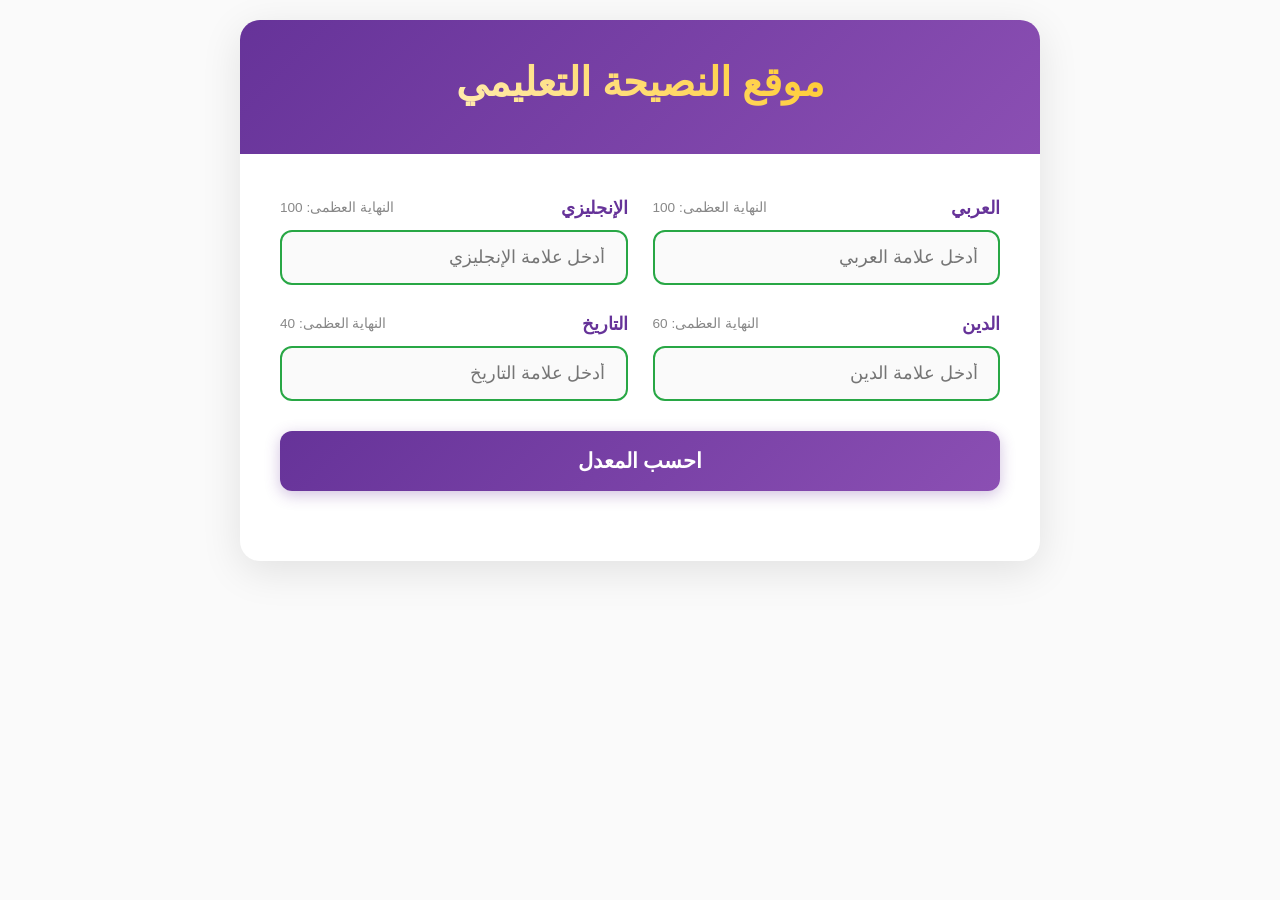
<file: index.html>
<!DOCTYPE html>
<html lang="ar" dir="rtl">
<head>
    <meta charset="UTF-8">
    <meta name="viewport" content="width=device-width, initial-scale=1.0">
    <title>موقع النصيحة التعليمي</title>
    <style>
        * {
            margin: 0;
            padding: 0;
            box-sizing: border-box;
        }

        body {
            font-family: 'Arial', sans-serif;
            background-color: #fafafa;
            color: #333;
            line-height: 1.6;
            padding: 20px;
        }

        .container {
            max-width: 800px;
            margin: 0 auto;
            background: white;
            border-radius: 20px;
            box-shadow: 0 10px 40px rgba(0, 0, 0, 0.1);
            overflow: hidden;
            position: relative;
        }

        .header {
            background: linear-gradient(135deg, #663399, #8B4FB3);
            color: white;
            padding: 30px;
            text-align: center;
            position: relative;
        }

        .header h1 {
            font-size: 2.5rem;
            margin-bottom: 10px;
            font-weight: bold;
            background: linear-gradient(45deg, #ffffff, #FFC107, #ffffff);
            background-size: 200% 200%;
            -webkit-background-clip: text;
            -webkit-text-fill-color: transparent;
            background-clip: text;
            animation: textGradient 3s ease-in-out infinite alternate;
        }

        @keyframes textGradient {
            0% {
                background-position: 0% 50%;
            }
            100% {
                background-position: 100% 50%;
            }
        }

        .header p {
            font-size: 1.1rem;
            opacity: 0.9;
        }

        .form-container {
            padding: 40px;
        }

        .form-grid {
            display: grid;
            grid-template-columns: repeat(auto-fit, minmax(280px, 1fr));
            gap: 25px;
            margin-bottom: 30px;
        }

        .form-group {
            position: relative;
        }

        .form-group label {
            display: flex;
            align-items: center;
            justify-content: space-between;
            margin-bottom: 8px;
            font-weight: bold;
            color: #663399;
            font-size: 1.1rem;
        }

        .grade-info {
            font-size: 0.85rem;
            color: #888;
            font-weight: normal;
        }

        .form-group input {
            width: 100%;
            padding: 15px 20px;
            border: 2px solid #e0e0e0;
            border-radius: 12px;
            font-size: 1.1rem;
            transition: all 0.3s ease;
            background: #fafafa;
        }

        .form-group input:focus {
            outline: none;
            border-color: #663399;
            background: white;
            box-shadow: 0 0 0 3px rgba(102, 51, 153, 0.1);
            animation: inputFocus 0.5s ease;
        }

        @keyframes inputFocus {
            0% {
                transform: scale(1);
            }
            50% {
                transform: scale(1.02);
            }
            100% {
                transform: scale(1);
            }
        }

        .form-group input:valid {
            border-color: #28a745;
        }

        .calculate-btn {
            width: 100%;
            padding: 18px;
            background: linear-gradient(135deg, #663399, #8B4FB3, #FFC107);
            background-size: 200% 200%;
            color: white;
            border: none;
            border-radius: 12px;
            font-size: 1.3rem;
            font-weight: bold;
            cursor: pointer;
            transition: all 0.3s ease;
            margin-bottom: 30px;
            box-shadow: 0 4px 15px rgba(102, 51, 153, 0.3);
            animation: buttonGlow 3s ease-in-out infinite alternate;
        }

        @keyframes buttonGlow {
            0% {
                background-position: 0% 50%;
                box-shadow: 0 4px 15px rgba(102, 51, 153, 0.3);
            }
            100% {
                background-position: 100% 50%;
                box-shadow: 0 6px 25px rgba(255, 193, 7, 0.4);
            }
        }

        .calculate-btn:hover {
            transform: translateY(-2px);
            box-shadow: 0 6px 25px rgba(102, 51, 153, 0.4);
        }

        .calculate-btn:active {
            transform: translateY(0);
        }

        .results {
            display: none;
            background: linear-gradient(135deg, #f8f9fa, #e9ecef);
            border-radius: 15px;
            padding: 30px;
            border: 2px solid #e0e0e0;
        }

        .results.show {
            display: block;
            animation: slideUp 0.5s ease;
        }

        @keyframes slideUp {
            from {
                opacity: 0;
                transform: translateY(20px);
            }
            to {
                opacity: 1;
                transform: translateY(0);
            }
        }

        .results h2 {
            color: #663399;
            margin-bottom: 20px;
            font-size: 1.8rem;
            text-align: center;
        }

        .result-grid {
            display: grid;
            grid-template-columns: repeat(auto-fit, minmax(200px, 1fr));
            gap: 20px;
        }

        .result-card {
            background: white;
            padding: 20px;
            border-radius: 12px;
            text-align: center;
            box-shadow: 0 4px 15px rgba(0, 0, 0, 0.1);
            border: 2px solid transparent;
            transition: all 0.3s ease;
            animation: cardFloat 4s ease-in-out infinite alternate;
        }

        @keyframes cardFloat {
            0% {
                transform: translateY(0px) scale(1);
                box-shadow: 0 4px 15px rgba(0, 0, 0, 0.1);
            }
            100% {
                transform: translateY(-5px) scale(1.02);
                box-shadow: 0 8px 25px rgba(102, 51, 153, 0.2);
            }
        }

        .result-card:hover {
            border-color: #663399;
            transform: translateY(-2px);
        }

        .average-card {
            background: linear-gradient(135deg, #28a745, #20c997);
            color: white;
        }

        .average-card .result-label {
            color: rgba(255, 255, 255, 0.9);
        }

        .average-card .result-value {
            color: white;
        }

        .result-label {
            font-size: 0.9rem;
            color: #666;
            margin-bottom: 8px;
        }

        .result-value {
            font-size: 2rem;
            font-weight: bold;
            color: #663399;
        }



        .footer-logo {
            text-align: center;
            padding: 40px 20px;
            background-color: #f8f9fa;
            border-top: 2px solid #e9ecef;
        }

        .footer-logo-text {
            font-size: 2rem;
            font-weight: bold;
            color: #663399;
            text-shadow: 2px 2px 4px rgba(0, 0, 0, 0.1);
            letter-spacing: 2px;
        }

        @media (max-width: 768px) {
            .container {
                margin: 10px;
                border-radius: 15px;
            }

            .header {
                padding: 20px;
            }

            .header h1 {
                font-size: 2rem;
            }

            .form-container {
                padding: 25px;
            }

            .form-grid {
                grid-template-columns: 1fr;
                gap: 20px;
            }

            .footer-logo-text {
                font-size: 1.5rem;
            }
        }

        @media (max-width: 480px) {
            body {
                padding: 10px;
            }

            .header h1 {
                font-size: 1.7rem;
            }

            .form-container {
                padding: 20px;
            }

            .form-group input {
                padding: 12px 15px;
            }

            .calculate-btn {
                padding: 15px;
                font-size: 1.1rem;
            }

            .footer-logo-text {
                font-size: 1.3rem;
                letter-spacing: 1px;
            }
        }
    </style>
</head>
<body>
    <div class="container">
        <div class="header">
            <h1>موقع النصيحة التعليمي</h1>
        </div>

        <div class="form-container">
            <div class="form-grid">
                <div class="form-group">
                    <label for="arabic">
                        <span>العربي</span>
                        <span class="grade-info">النهاية العظمى: 100</span>
                    </label>
                    <input type="number" id="arabic" min="0" max="100" placeholder="أدخل علامة العربي">
                </div>

                <div class="form-group">
                    <label for="english">
                        <span>الإنجليزي</span>
                        <span class="grade-info">النهاية العظمى: 100</span>
                    </label>
                    <input type="number" id="english" min="0" max="100" placeholder="أدخل علامة الإنجليزي">
                </div>

                <div class="form-group">
                    <label for="religion">
                        <span>الدين</span>
                        <span class="grade-info">النهاية العظمى: 60</span>
                    </label>
                    <input type="number" id="religion" min="0" max="60" placeholder="أدخل علامة الدين">
                </div>

                <div class="form-group">
                    <label for="history">
                        <span>التاريخ</span>
                        <span class="grade-info">النهاية العظمى: 40</span>
                    </label>
                    <input type="number" id="history" min="0" max="40" placeholder="أدخل علامة التاريخ">
                </div>
            </div>

            <button class="calculate-btn" onclick="calculateGrades()">احسب المعدل</button>

            <div class="results" id="results">
                <h2>النتائج</h2>
                <div class="result-grid">
                    <div class="result-card">
                        <div class="result-label">المجموع</div>
                        <div class="result-value" id="total">-</div>
                        <div style="font-size: 0.8rem; color: #888; margin-top: 5px;">من 300</div>
                    </div>
                    <div class="result-card average-card">
                        <div class="result-label">المعدل</div>
                        <div class="result-value" id="average">-</div>
                        <div style="font-size: 0.8rem; color: rgba(255, 255, 255, 0.8); margin-top: 5px;">من 30</div>
                    </div>
                    <div class="result-card">
                        <div class="result-label">النسبة المئوية</div>
                        <div class="result-value" id="percentage">-</div>
                        <div style="font-size: 0.8rem; color: #888; margin-top: 5px;">%</div>
                    </div>
                </div>
            </div>
        </div>
    </div>

    <script>
        function calculateGrades() {
            // الحصول على القيم من الحقول
            const arabic = parseFloat(document.getElementById('arabic').value) || 0;
            const english = parseFloat(document.getElementById('english').value) || 0;
            const religion = parseFloat(document.getElementById('religion').value) || 0;
            const history = parseFloat(document.getElementById('history').value) || 0;

            // التحقق من صحة القيم
            if (arabic > 100 || english > 100 || religion > 60 || history > 40) {
                alert('يرجى التأكد من أن العلامات لا تتجاوز النهاية العظمى لكل مادة');
                return;
            }

            if (arabic < 0 || english < 0 || religion < 0 || history < 0) {
                alert('يرجى إدخال علامات صحيحة (أكبر من أو تساوي الصفر)');
                return;
            }

            // حساب المجموع الفعلي من 300
            const actualTotal = arabic + english + religion + history;
            
            // المعدل من 30 (المجموع ÷ 10)
            const average = actualTotal / 10;
            
            // النسبة المئوية (المعدل × 3.333)
            const percentage = average * 3.333;

            // عرض النتائج
            document.getElementById('total').textContent = actualTotal.toFixed(1);
            document.getElementById('average').textContent = average.toFixed(1);
            document.getElementById('percentage').textContent = percentage.toFixed(1);

            // إظهار النتائج
            document.getElementById('results').classList.add('show');
        }

        // إضافة مستمعات الأحداث للحقول لمنع إدخال قيم أكبر من الحد الأقصى
        document.addEventListener('DOMContentLoaded', function() {
            const inputs = document.querySelectorAll('input[type="number"]');
            
            inputs.forEach(input => {
                input.addEventListener('input', function(e) {
                    const max = parseInt(this.getAttribute('max'));
                    const min = parseInt(this.getAttribute('min'));
                    
                    if (parseFloat(this.value) > max) {
                        this.value = max;
                        alert(`العلامة القصوى لهذه المادة هي ${max}`);
                    }
                    if (parseFloat(this.value) < min) {
                        this.value = min;
                    }
                });

                input.addEventListener('keypress', function(e) {
                    if (e.key === 'Enter') {
                        calculateGrades();
                    }
                });
            });
        });
    </script>
</body>

</html>
</file>
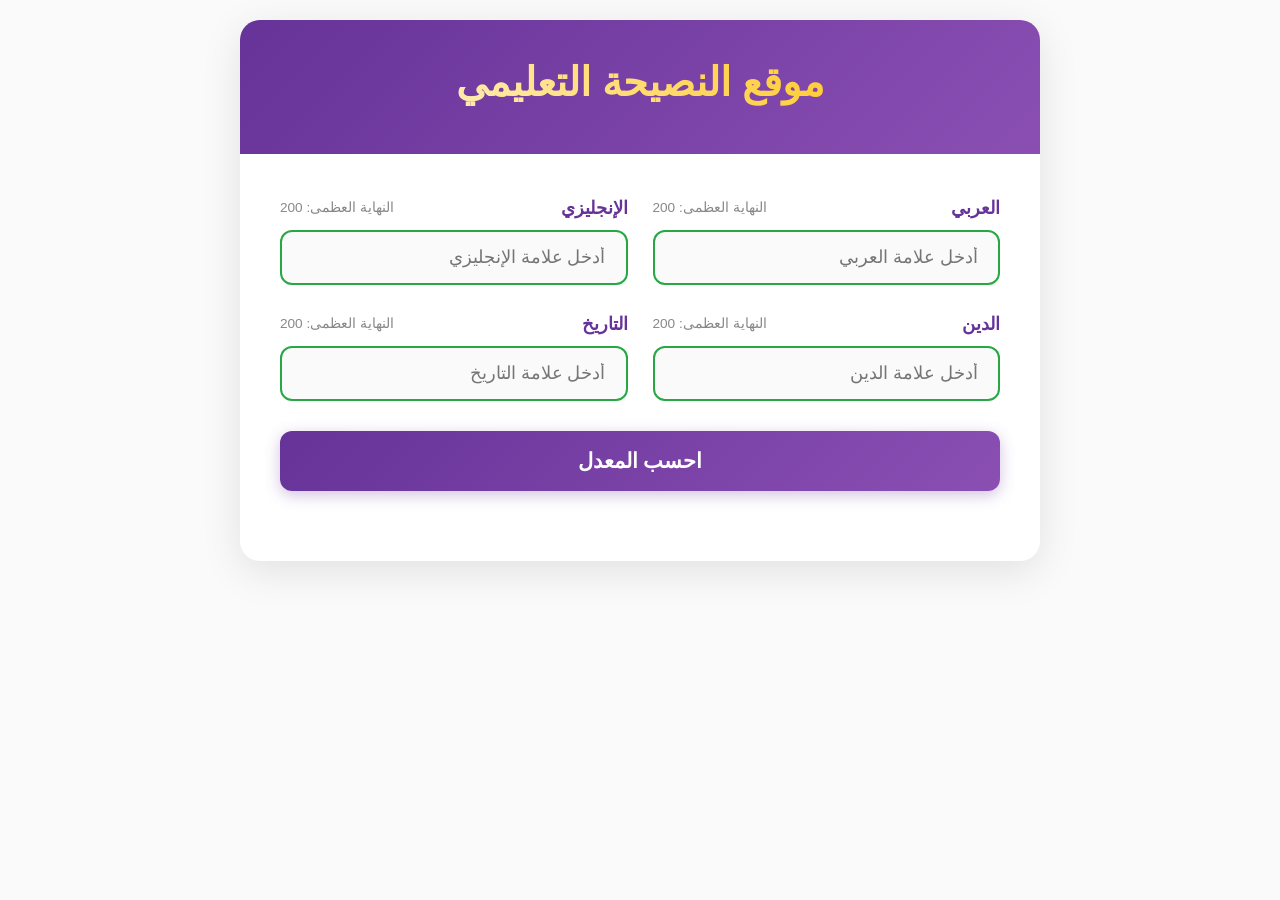
<file: index2.html>
<!DOCTYPE html>
<html lang="ar" dir="rtl">
<head>
    <meta charset="UTF-8">
    <meta name="viewport" content="width=device-width, initial-scale=1.0">
    <title>موقع النصيحة التعليمي</title>
    <style>
        * {
            margin: 0;
            padding: 0;
            box-sizing: border-box;
        }

        body {
            font-family: 'Arial', sans-serif;
            background-color: #fafafa;
            color: #333;
            line-height: 1.6;
            padding: 20px;
        }

        .container {
            max-width: 800px;
            margin: 0 auto;
            background: white;
            border-radius: 20px;
            box-shadow: 0 10px 40px rgba(0, 0, 0, 0.1);
            overflow: hidden;
            position: relative;
        }

        .header {
            background: linear-gradient(135deg, #663399, #8B4FB3);
            color: white;
            padding: 30px;
            text-align: center;
            position: relative;
        }

        .header h1 {
            font-size: 2.5rem;
            margin-bottom: 10px;
            font-weight: bold;
            background: linear-gradient(45deg, #ffffff, #FFC107, #ffffff);
            background-size: 200% 200%;
            -webkit-background-clip: text;
            -webkit-text-fill-color: transparent;
            background-clip: text;
            animation: textGradient 3s ease-in-out infinite alternate;
        }

        @keyframes textGradient {
            0% {
                background-position: 0% 50%;
            }
            100% {
                background-position: 100% 50%;
            }
        }

        .header p {
            font-size: 1.1rem;
            opacity: 0.9;
        }

        .form-container {
            padding: 40px;
        }

        .form-grid {
            display: grid;
            grid-template-columns: repeat(auto-fit, minmax(280px, 1fr));
            gap: 25px;
            margin-bottom: 30px;
        }

        .form-group {
            position: relative;
        }

        .form-group label {
            display: flex;
            align-items: center;
            justify-content: space-between;
            margin-bottom: 8px;
            font-weight: bold;
            color: #663399;
            font-size: 1.1rem;
        }

        .grade-info {
            font-size: 0.85rem;
            color: #888;
            font-weight: normal;
        }

        .form-group input {
            width: 100%;
            padding: 15px 20px;
            border: 2px solid #e0e0e0;
            border-radius: 12px;
            font-size: 1.1rem;
            transition: all 0.3s ease;
            background: #fafafa;
        }

        .form-group input:focus {
            outline: none;
            border-color: #663399;
            background: white;
            box-shadow: 0 0 0 3px rgba(102, 51, 153, 0.1);
            animation: inputFocus 0.5s ease;
        }

        @keyframes inputFocus {
            0% {
                transform: scale(1);
            }
            50% {
                transform: scale(1.02);
            }
            100% {
                transform: scale(1);
            }
        }

        .form-group input:valid {
            border-color: #28a745;
        }

        .calculate-btn {
            width: 100%;
            padding: 18px;
            background: linear-gradient(135deg, #663399, #8B4FB3, #FFC107);
            background-size: 200% 200%;
            color: white;
            border: none;
            border-radius: 12px;
            font-size: 1.3rem;
            font-weight: bold;
            cursor: pointer;
            transition: all 0.3s ease;
            margin-bottom: 30px;
            box-shadow: 0 4px 15px rgba(102, 51, 153, 0.3);
            animation: buttonGlow 3s ease-in-out infinite alternate;
        }

        @keyframes buttonGlow {
            0% {
                background-position: 0% 50%;
                box-shadow: 0 4px 15px rgba(102, 51, 153, 0.3);
            }
            100% {
                background-position: 100% 50%;
                box-shadow: 0 6px 25px rgba(255, 193, 7, 0.4);
            }
        }

        .calculate-btn:hover {
            transform: translateY(-2px);
            box-shadow: 0 6px 25px rgba(102, 51, 153, 0.4);
        }

        .calculate-btn:active {
            transform: translateY(0);
        }

        .results {
            display: none;
            background: linear-gradient(135deg, #f8f9fa, #e9ecef);
            border-radius: 15px;
            padding: 30px;
            border: 2px solid #e0e0e0;
        }

        .results.show {
            display: block;
            animation: slideUp 0.5s ease;
        }

        @keyframes slideUp {
            from {
                opacity: 0;
                transform: translateY(20px);
            }
            to {
                opacity: 1;
                transform: translateY(0);
            }
        }

        .results h2 {
            color: #663399;
            margin-bottom: 20px;
            font-size: 1.8rem;
            text-align: center;
        }

        .result-grid {
            display: grid;
            grid-template-columns: repeat(auto-fit, minmax(200px, 1fr));
            gap: 20px;
        }

        .result-card {
            background: white;
            padding: 20px;
            border-radius: 12px;
            text-align: center;
            box-shadow: 0 4px 15px rgba(0, 0, 0, 0.1);
            border: 2px solid transparent;
            transition: all 0.3s ease;
            animation: cardFloat 4s ease-in-out infinite alternate;
        }

        @keyframes cardFloat {
            0% {
                transform: translateY(0px) scale(1);
                box-shadow: 0 4px 15px rgba(0, 0, 0, 0.1);
            }
            100% {
                transform: translateY(-5px) scale(1.02);
                box-shadow: 0 8px 25px rgba(102, 51, 153, 0.2);
            }
        }

        .result-card:hover {
            border-color: #663399;
            transform: translateY(-2px);
        }

        .result-label {
            font-size: 0.9rem;
            color: #666;
            margin-bottom: 8px;
        }

        .result-value {
            font-size: 2rem;
            font-weight: bold;
            color: #663399;
        }

        .footer-logo {
            text-align: center;
            padding: 40px 20px;
            background-color: #f8f9fa;
            border-top: 2px solid #e9ecef;
        }

        @media (max-width: 768px) {
            .container {
                margin: 10px;
                border-radius: 15px;
            }

            .header {
                padding: 20px;
            }

            .header h1 {
                font-size: 2rem;
            }

            .form-container {
                padding: 25px;
            }

            .form-grid {
                grid-template-columns: 1fr;
                gap: 20px;
            }
        }

        @media (max-width: 480px) {
            body {
                padding: 10px;
            }

            .header h1 {
                font-size: 1.7rem;
            }

            .form-container {
                padding: 20px;
            }

            .form-group input {
                padding: 12px 15px;
            }

            .calculate-btn {
                padding: 15px;
                font-size: 1.1rem;
            }
        }
    </style>
</head>
<body>
    <div class="container">
        <div class="header">
            <h1>موقع النصيحة التعليمي</h1>
        </div>

        <div class="form-container">
            <div class="form-grid">
                <div class="form-group">
                    <label for="arabic">
                        <span>العربي</span>
                        <span class="grade-info">النهاية العظمى: 200</span>
                    </label>
                    <input type="number" id="arabic" min="0" max="200" placeholder="أدخل علامة العربي">
                </div>

                <div class="form-group">
                    <label for="english">
                        <span>الإنجليزي</span>
                        <span class="grade-info">النهاية العظمى: 200</span>
                    </label>
                    <input type="number" id="english" min="0" max="200" placeholder="أدخل علامة الإنجليزي">
                </div>

                <div class="form-group">
                    <label for="religion">
                        <span>الدين</span>
                        <span class="grade-info">النهاية العظمى: 200</span>
                    </label>
                    <input type="number" id="religion" min="0" max="200" placeholder="أدخل علامة الدين">
                </div>

                <div class="form-group">
                    <label for="history">
                        <span>التاريخ</span>
                        <span class="grade-info">النهاية العظمى: 200</span>
                    </label>
                    <input type="number" id="history" min="0" max="200" placeholder="أدخل علامة التاريخ">
                </div>
            </div>

            <button class="calculate-btn" onclick="calculateGrades()">احسب المعدل</button>

            <div class="results" id="results">
                <h2>النتائج</h2>
                <div class="result-grid">
                    <div class="result-card">
                        <div class="result-label">المجموع</div>
                        <div class="result-value" id="total">-</div>
                        <div style="font-size: 0.8rem; color: #888; margin-top: 5px;">من 300</div>
                    </div>
                    <div class="result-card">
                        <div class="result-label">المعدل</div>
                        <div class="result-value" id="average">-</div>
                        <div style="font-size: 0.8rem; color: #888; margin-top: 5px;">من 30</div>
                    </div>
                </div>
            </div>
        </div>
    </div>

    <script>
        function calculateGrades() {
            // الحصول على القيم من الحقول (من 200)
            const arabic200 = parseFloat(document.getElementById('arabic').value) || 0;
            const english200 = parseFloat(document.getElementById('english').value) || 0;
            const religion200 = parseFloat(document.getElementById('religion').value) || 0;
            const history200 = parseFloat(document.getElementById('history').value) || 0;

            // التحقق من صحة القيم
            if (arabic200 > 200 || english200 > 200 || religion200 > 200 || history200 > 200) {
                alert('يرجى التأكد من أن العلامات لا تتجاوز 200 لكل مادة');
                return;
            }

            if (arabic200 < 0 || english200 < 0 || religion200 < 0 || history200 < 0) {
                alert('يرجى إدخال علامات صحيحة (أكبر من أو تساوي الصفر)');
                return;
            }

            // تحويل العلامات من 200 إلى النظام الأصلي
            const arabic = (arabic200 / 200) * 100;    // تحويل إلى 100
            const english = (english200 / 200) * 100;  // تحويل إلى 100
            const religion = (religion200 / 200) * 60; // تحويل إلى 60
            const history = (history200 / 200) * 40;   // تحويل إلى 40

            // حساب المجموع من 300
            const actualTotal = arabic + english + religion + history;
            
            // المعدل من 30 (المجموع ÷ 10)
            const average = actualTotal / 10;

            // عرض النتائج
            document.getElementById('total').textContent = actualTotal.toFixed(1);
            document.getElementById('average').textContent = average.toFixed(1);

            // إظهار النتائج
            document.getElementById('results').classList.add('show');
        }

        // إضافة مستمعات الأحداث للحقول لمنع إدخال قيم أكبر من 200
        document.addEventListener('DOMContentLoaded', function() {
            const inputs = document.querySelectorAll('input[type="number"]');
            
            inputs.forEach(input => {
                input.addEventListener('input', function(e) {
                    const max = parseInt(this.getAttribute('max'));
                    const min = parseInt(this.getAttribute('min'));
                    
                    if (parseFloat(this.value) > max) {
                        this.value = max;
                        alert(`العلامة القصوى لهذه المادة هي ${max}`);
                    }
                    if (parseFloat(this.value) < min) {
                        this.value = min;
                    }
                });

                input.addEventListener('keypress', function(e) {
                    if (e.key === 'Enter') {
                        calculateGrades();
                    }
                });
            });
        });
    </script>
</body>

</html>
</file>
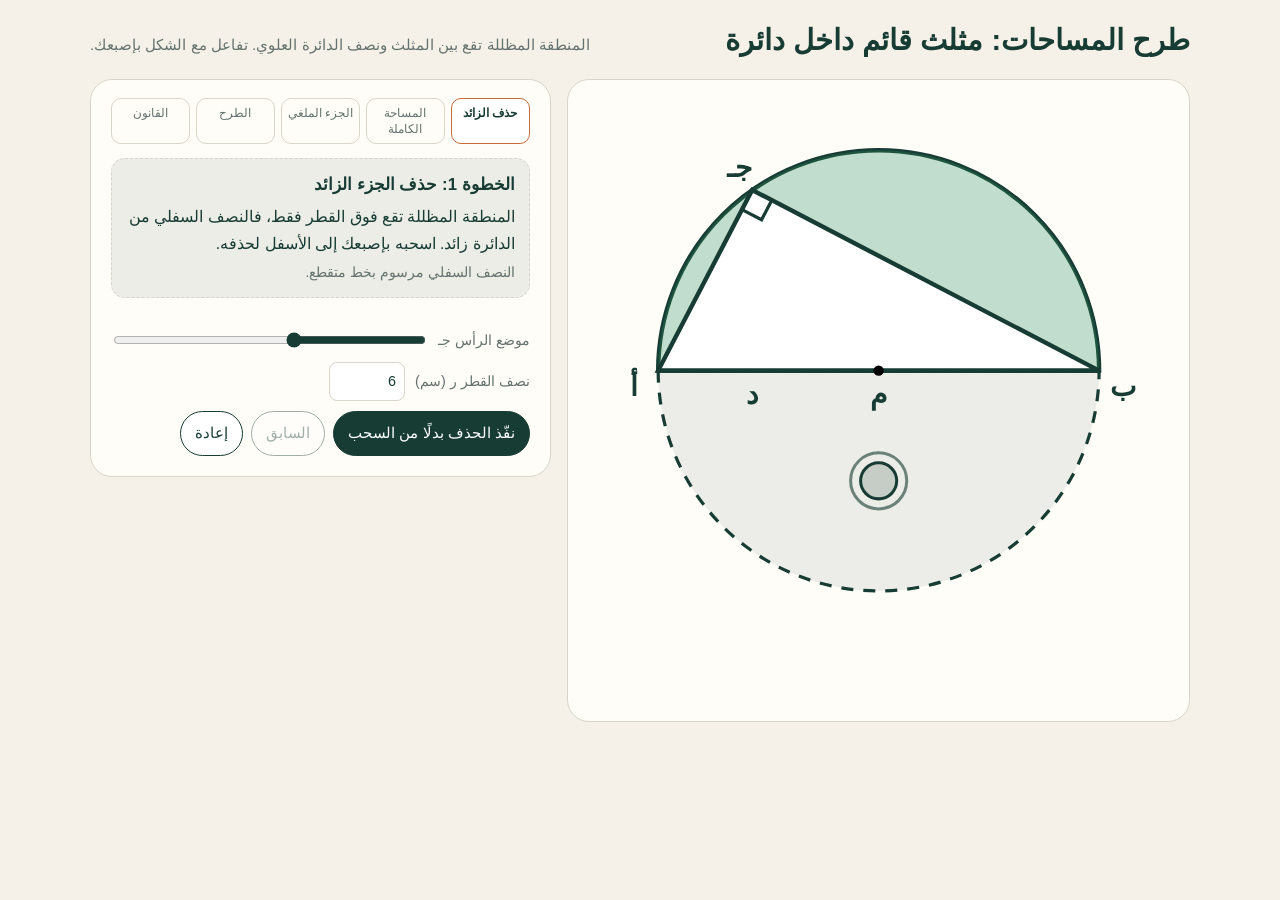
<file: shaded-area.html>
<!doctype html>
<html lang="ar" dir="rtl">
<head>
  <meta charset="utf-8">
  <meta name="viewport" content="width=device-width, initial-scale=1">
  <meta name="theme-color" content="#173c34">
  <title>طرح المساحات: المثلث القائم داخل الدائرة</title>
  <style>
    :root {
      color-scheme: light;
      --ink: #173c34;
      --paper: #f5f1e8;
      --card: #fffdf7;
      --muted: #65736e;
      --line: #d8d5ca;
      --whole: #2f6fb3;
      --whole-soft: rgba(47, 111, 179, 0.18);
      --removed: #c86b3c;
      --removed-soft: rgba(200, 107, 60, 0.2);
      --shaded: #2f8f5b;
      --shaded-soft: rgba(47, 143, 91, 0.3);
      --extra: rgba(23, 60, 52, 0.08);
    }

    * { box-sizing: border-box; }

    body {
      margin: 0;
      min-height: 100vh;
      padding: 16px;
      color: var(--ink);
      background: var(--paper);
      font-family: Tahoma, Arial, sans-serif;
      line-height: 1.7;
    }

    header {
      max-width: 1100px;
      margin: 0 auto 14px;
      display: flex;
      flex-wrap: wrap;
      align-items: baseline;
      justify-content: space-between;
      gap: 6px 16px;
    }

    header h1 {
      margin: 0;
      font-size: clamp(1.3rem, 4vw, 1.8rem);
    }

    header p {
      margin: 0;
      color: var(--muted);
      font-size: 0.95rem;
    }

    .layout {
      max-width: 1100px;
      margin: 0 auto;
      display: grid;
      grid-template-columns: minmax(0, 1.15fr) minmax(300px, 0.85fr);
      gap: 16px;
      align-items: start;
    }

    .stage, .panel {
      background: var(--card);
      border: 1px solid var(--line);
      border-radius: 22px;
    }

    .stage {
      padding: 10px;
      position: relative;
    }

    svg.sim {
      display: block;
      width: 100%;
      height: auto;
      touch-action: none;
      user-select: none;
      -webkit-user-select: none;
      overflow: visible;
    }

    .sim text {
      font-family: Tahoma, Arial, sans-serif;
      font-size: 14px;
      font-weight: 700;
      fill: var(--ink);
      text-anchor: middle;
      dominant-baseline: central;
      pointer-events: none;
    }

    .sim .thin { stroke: var(--ink); stroke-width: 1.6; fill: none; }
    .sim .dashed { stroke-dasharray: 5 5; }

    #lowerG path {
      fill: var(--extra);
      stroke: var(--ink);
      stroke-width: 1.6;
      stroke-dasharray: 6 5;
      transition: opacity .45s, transform .45s;
    }
    #lowerG { cursor: grab; transition: transform .45s, opacity .45s; }
    .sim.done-1 #lowerG { opacity: 0; transform: translate(0, 70px) scale(.9); pointer-events: none; }

    #upper {
      fill: #fff;
      stroke: var(--ink);
      stroke-width: 2.2;
      transition: fill .45s;
    }
    .sim.step-1 #upper { cursor: pointer; }
    .sim.done-2 #upper { fill: var(--whole-soft); }
    .sim.done-4 #upper { fill: #fff; }

    #shaded {
      fill: var(--shaded-soft);
      stroke: none;
      pointer-events: none;
      transition: fill .45s, opacity .45s;
    }
    .sim.done-2 #shaded { opacity: 0; }
    .sim.done-4 #shaded { opacity: 1; fill: var(--shaded-soft); }

    #triG { transition: transform .6s cubic-bezier(.2, .8, .2, 1); }
    .sim.step-2 #triG, .sim.step-3 #triG { cursor: pointer; }
    .sim.step-3 #triG { cursor: grab; }
    #tri {
      fill: #fff;
      stroke: var(--ink);
      stroke-width: 2.2;
      transition: fill .45s;
    }
    .sim.done-3 #tri { fill: var(--removed-soft); }
    .sim.done-4 #triG { transform: translate(0, 150px); }
    .sim.done-4 #tri { fill: var(--removed-soft); stroke: var(--removed); }

    #height, #heightLabel, #rightAngle { opacity: 0; transition: opacity .45s; }
    .sim.done-3 #height, .sim.done-3 #heightLabel, .sim.done-3 #rightAngle { opacity: 1; }
    .sim.done-0 #rightAngle { opacity: 1; }

    #diameter { stroke: var(--ink); stroke-width: 2.2; }

    /* touch hint */
    #hintPos, #hint { pointer-events: none; }
    #hint circle { fill: rgba(23, 60, 52, 0.18); stroke: var(--ink); stroke-width: 1.5; }
    #hint .ring { fill: none; stroke: var(--ink); stroke-width: 1.5; opacity: .6; transform-origin: center; transform-box: fill-box; animation: ring 1.6s infinite; }
    @keyframes ring { 0% { transform: scale(.6); opacity: .7; } 100% { transform: scale(1.6); opacity: 0; } }
    #hint.drag { animation: nudge 1.6s ease-in-out infinite; }
    @keyframes nudge { 0%, 20% { transform: translate(0, 0); } 70%, 100% { transform: translate(var(--hx, 0px), var(--hy, 0px)); opacity: 0; } }
    #hint.hidden { display: none; }

    .panel { padding: 18px 20px 20px; }

    .steps {
      list-style: none;
      margin: 0 0 14px;
      padding: 0;
      display: grid;
      grid-template-columns: repeat(5, 1fr);
      gap: 6px;
    }
    .steps li {
      padding: 6px 4px;
      text-align: center;
      font-size: 0.78rem;
      border-radius: 10px;
      border: 1px solid var(--line);
      color: var(--muted);
      line-height: 1.3;
    }
    .steps li.done { border-color: var(--ink); color: var(--ink); background: var(--extra); }
    .steps li.current { border-color: var(--removed); color: var(--ink); background: #fff; font-weight: 700; }

    .instruction {
      min-height: 86px;
      padding: 12px 14px;
      border-radius: 14px;
      background: var(--extra);
      border: 1px dashed var(--line);
    }
    .instruction h2 { margin: 0 0 4px; font-size: 1.05rem; }
    .instruction p { margin: 0; font-size: 0.98rem; }
    .instruction .small { color: var(--muted); font-size: 0.86rem; margin-top: 4px; }

    .math {
      margin-top: 14px;
      display: grid;
      gap: 8px;
    }
    .row {
      display: none;
      align-items: center;
      gap: 10px;
      padding: 10px 12px;
      border-radius: 12px;
      border: 1px solid var(--line);
      background: #fff;
      animation: arrive .45s ease-out both;
    }
    .row.show { display: flex; }
    .chip { width: 14px; height: 14px; border-radius: 4px; flex: none; border: 1.5px solid; }
    .chip.whole { background: var(--whole-soft); border-color: var(--whole); }
    .chip.removed { background: var(--removed-soft); border-color: var(--removed); }
    .chip.shaded { background: var(--shaded-soft); border-color: var(--shaded); }
    .row b { color: var(--ink); }
    .formula { font-size: 1.02rem; direction: rtl; }
    .formula .num { color: var(--muted); font-size: 0.92rem; display: block; }

    .law {
      display: none;
      margin-top: 4px;
      padding: 14px 16px;
      border-radius: 16px;
      border: 1.5px solid var(--shaded);
      background: #fff;
      animation: arrive .5s ease-out both;
    }
    .law.show { display: block; }
    .law .title { color: var(--shaded); font-weight: 700; margin-bottom: 4px; }
    .law .big { font-size: 1.25rem; font-weight: 700; }
    .law .big .w { color: var(--whole); }
    .law .big .r { color: var(--removed); }
    .law .big .s { color: var(--shaded); }
    .law .sub { color: var(--muted); font-size: 0.95rem; margin-top: 4px; }

    .controls {
      margin-top: 16px;
      display: grid;
      gap: 10px;
    }
    .controls label {
      display: flex;
      align-items: center;
      gap: 10px;
      font-size: 0.9rem;
      color: var(--muted);
    }
    .controls input[type=range] { flex: 1; accent-color: var(--ink); }
    .controls input[type=number] {
      width: 76px;
      padding: 6px 8px;
      border: 1px solid var(--line);
      border-radius: 8px;
      font: inherit;
      color: var(--ink);
      background: #fff;
    }
    .buttons { display: flex; flex-wrap: wrap; gap: 8px; }
    button {
      padding: 9px 14px;
      border-radius: 999px;
      border: 1px solid var(--ink);
      background: var(--ink);
      color: #fff;
      font: inherit;
      font-size: 0.92rem;
      cursor: pointer;
    }
    button.ghost { background: #fff; color: var(--ink); }
    button:disabled { opacity: .4; cursor: default; }

    @keyframes arrive { from { opacity: 0; transform: translateY(8px); } to { opacity: 1; transform: none; } }

    @media (max-width: 860px) {
      .layout { grid-template-columns: 1fr; }
      .steps li { font-size: 0.72rem; }
    }

    @media (prefers-reduced-motion: reduce) {
      *, *::before, *::after { animation: none !important; transition: none !important; }
    }
  </style>
</head>
<body>
  <header>
    <h1>طرح المساحات: مثلث قائم داخل دائرة</h1>
    <p>المنطقة المظللة تقع بين المثلث ونصف الدائرة العلوي. تفاعل مع الشكل بإصبعك.</p>
  </header>

  <div class="layout">
    <section class="stage" aria-label="الشكل الهندسي">
      <svg class="sim" id="sim" viewBox="-150 -140 300 310" role="img" aria-label="دائرة بداخلها مثلث قائم وتره على القطر">
        <g id="lowerG"><path id="lower" d=""></path></g>
        <path id="upper" d=""></path>
        <path id="shaded" d=""></path>
        <g id="triG">
          <path id="tri" d=""></path>
          <path id="rightAngle" class="thin" d=""></path>
          <line id="height" class="thin dashed" x1="0" y1="0" x2="0" y2="0"></line>
          <text id="heightLabel" x="0" y="0">ع</text>
        </g>
        <line id="diameter" x1="0" y1="0" x2="0" y2="0"></line>
        <circle id="center" r="2.6" cx="0" cy="0"></circle>
        <text id="lblA" x="0" y="0">أ</text>
        <text id="lblB" x="0" y="0">ب</text>
        <text id="lblC" x="0" y="0">جـ</text>
        <text id="lblO" x="0" y="0">م</text>
        <text id="lblD" x="0" y="0">د</text>
        <g id="hintPos"><g id="hint" class="hidden"><circle class="ring" r="14"></circle><circle r="9"></circle></g></g>
      </svg>
    </section>

    <aside class="panel">
      <ol class="steps" id="steps">
        <li>حذف الزائد</li>
        <li>المساحة الكاملة</li>
        <li>الجزء الملغي</li>
        <li>الطرح</li>
        <li>القانون</li>
      </ol>

      <div class="instruction" id="instruction">
        <h2 id="insTitle"></h2>
        <p id="insText"></p>
        <p class="small" id="insSmall"></p>
      </div>

      <div class="math">
        <div class="row" id="rowWhole">
          <span class="chip whole"></span>
          <div class="formula"><b>المساحة الكاملة</b> = مساحة نصف الدائرة = ½ π ر²
            <span class="num" id="numWhole"></span></div>
        </div>
        <div class="row" id="rowRemoved">
          <span class="chip removed"></span>
          <div class="formula"><b>الجزء الملغي</b> = مساحة المثلث = ½ × أب × جـ د
            <span class="num" id="numRemoved"></span></div>
        </div>
        <div class="law" id="law">
          <div class="title">القانون</div>
          <div class="big"><span class="s">A المظللة</span> = <span class="w">½ A الدائرة</span> − <span class="r">A المثلث</span></div>
          <div class="sub">= ½ π ر² − ½ × أب × جـ د</div>
          <div class="sub" id="numLaw"></div>
        </div>
      </div>

      <div class="controls">
        <label>موضع الرأس جـ
          <input type="range" id="theta" min="100" max="160" value="125" step="1" aria-label="موضع الرأس على القوس">
        </label>
        <label>نصف القطر ر (سم)
          <input type="number" id="radius" min="1" max="99" step="0.5" value="6">
        </label>
        <div class="buttons">
          <button id="doStep">نفّذ الخطوة بدلًا من اللمس</button>
          <button class="ghost" id="back">السابق</button>
          <button class="ghost" id="reset">إعادة</button>
        </div>
      </div>
    </aside>
  </div>

  <script>
    (function () {
      const R = 110;
      const svg = document.getElementById('sim');
      const el = id => document.getElementById(id);
      const lowerG = el('lowerG'), triG = el('triG'), hint = el('hint');
      const thetaInput = el('theta'), radiusInput = el('radius');

      const STEPS = [
        {
          title: 'الخطوة 1: حذف الجزء الزائد',
          text: 'المنطقة المظللة تقع فوق القطر فقط، فالنصف السفلي من الدائرة زائد. اسحبه بإصبعك إلى الأسفل لحذفه.',
          small: 'النصف السفلي مرسوم بخط متقطع.'
        },
        {
          title: 'جاهز! بقي الشكل الذي نعمل عليه',
          text: 'الآن المس نصف الدائرة العلوي لتحديد المساحة الكاملة التي سنبدأ منها.',
          small: 'نصف الدائرة = الشكل الكامل قبل الطرح.'
        },
        {
          title: 'الخطوة 2: المساحة الكاملة',
          text: 'المس المثلث لتحديد الجزء الذي سنُلغيه من المساحة الكاملة.',
          small: 'الزاوية جـ قائمة لأن وترها قطر في الدائرة.'
        },
        {
          title: 'الخطوة 3: الجزء الملغي',
          text: 'اسحب المثلث بإصبعك خارج نصف الدائرة إلى الأسفل لطرحه.',
          small: 'ما يبقى بعد نزع المثلث هو المنطقة المظللة.'
        },
        {
          title: 'الخطوة 4: الطرح',
          text: 'نزعنا المثلث فبقيت المنطقة المظللة وحدها. المس الشكل أو اضغط الزر لإظهار القانون.',
          small: ''
        },
        {
          title: 'الخطوة 5: القانون',
          text: 'المساحة المظللة = نصف مساحة الدائرة − مساحة المثلث. حرّك الرأس جـ أو غيّر نصف القطر لترى أن القانون لا يتغير.',
          small: 'اضغط «إعادة» للتجربة من جديد.'
        }
      ];

      let step = 0;

      function geom() {
        const t = Number(thetaInput.value) * Math.PI / 180;
        return { px: R * Math.cos(t), py: -R * Math.sin(t), sin: Math.sin(t) };
      }

      function draw() {
        const { px, py } = geom();
        el('lower').setAttribute('d', `M ${-R} 0 A ${R} ${R} 0 0 0 ${R} 0 Z`);
        el('upper').setAttribute('d', `M ${-R} 0 A ${R} ${R} 0 0 1 ${R} 0 Z`);
        el('shaded').setAttribute('d', `M ${-R} 0 A ${R} ${R} 0 0 1 ${R} 0 L ${px} ${py} Z`);
        el('tri').setAttribute('d', `M ${-R} 0 L ${R} 0 L ${px} ${py} Z`);

        const ua = norm(-R - px, -py), ub = norm(R - px, -py), s = 11;
        el('rightAngle').setAttribute('d',
          `M ${px + ua.x * s} ${py + ua.y * s} L ${px + (ua.x + ub.x) * s} ${py + (ua.y + ub.y) * s} L ${px + ub.x * s} ${py + ub.y * s}`);

        setLine('height', px, py, px, 0);
        setLine('diameter', -R, 0, R, 0);
        place('heightLabel', px + (px > 0 ? -11 : 11), py / 2);
        place('lblA', -R - 12, 8);
        place('lblB', R + 12, 8);
        place('lblC', px * 1.1, py * 1.1 - 2);
        place('lblO', 0, 12);
        place('lblD', px, 12);

        const r = Number(radiusInput.value) || 0;
        const whole = 0.5 * Math.PI * r * r;
        const h = r * geom().sin;
        const removed = 0.5 * (2 * r) * h;
        el('numWhole').textContent = `= ½ × 3.14 × ${fmt(r)}² ≈ ${fmt(whole)} سم²`;
        el('numRemoved').textContent = `= ½ × ${fmt(2 * r)} × ${fmt(h)} ≈ ${fmt(removed)} سم²`;
        el('numLaw').textContent = `≈ ${fmt(whole)} − ${fmt(removed)} ≈ ${fmt(whole - removed)} سم²`;
      }

      function norm(x, y) { const l = Math.hypot(x, y) || 1; return { x: x / l, y: y / l }; }
      function setLine(id, x1, y1, x2, y2) { const l = el(id); l.setAttribute('x1', x1); l.setAttribute('y1', y1); l.setAttribute('x2', x2); l.setAttribute('y2', y2); }
      function place(id, x, y) { const t = el(id); t.setAttribute('x', x); t.setAttribute('y', y); }
      function fmt(n) { return (Math.round(n * 100) / 100).toString(); }

      function render() {
        svg.setAttribute('class', 'sim');
        for (let i = 0; i <= step; i++) svg.classList.add('done-' + i);
        svg.classList.add('step-' + step);

        const items = el('steps').children;
        for (let i = 0; i < items.length; i++) {
          items[i].classList.toggle('done', i < stepIndexForList());
          items[i].classList.toggle('current', i === stepIndexForList());
        }

        const s = STEPS[step];
        el('insTitle').textContent = s.title;
        el('insText').textContent = s.text;
        el('insSmall').textContent = s.small;

        el('rowWhole').classList.toggle('show', step >= 2);
        el('rowRemoved').classList.toggle('show', step >= 3);
        el('law').classList.toggle('show', step >= 5);

        el('back').disabled = step === 0;
        el('doStep').disabled = step === 5;
        el('doStep').textContent = ['نفّذ الحذف بدلًا من السحب', 'حدّد المساحة الكاملة', 'حدّد الجزء الملغي', 'اطرح المثلث بدلًا من السحب', 'أظهر القانون', 'انتهى'][step];

        triG.style.transform = '';
        lowerG.style.transform = '';
        updateHint();
      }

      function stepIndexForList() { return [0, 1, 2, 3, 4, 4][step]; }

      function updateHint() {
        const { px, py } = geom();
        hint.setAttribute('class', '');
        hint.style.removeProperty('--hx');
        hint.style.removeProperty('--hy');
        if (step === 0) { setHint(0, 55, 0, 60, true); }
        else if (step === 1) { setHint(px / 2 - 20, -R * 0.55, 0, 0, false); }
        else if (step === 2) { setHint(px / 3, py / 3, 0, 0, false); }
        else if (step === 3) { setHint(px / 3, py / 3, 0, 120, true); }
        else if (step === 4) { setHint(px / 2 - 25, -R * 0.6, 0, 0, false); }
        else { hint.classList.add('hidden'); }
      }

      function setHint(x, y, dx, dy, drag) {
        el('hintPos').setAttribute('transform', `translate(${x} ${y})`);
        hint.style.setProperty('--hx', dx + 'px');
        hint.style.setProperty('--hy', dy + 'px');
        if (drag) hint.classList.add('drag');
      }

      function next() { if (step < 5) { step++; render(); } }

      /* ---------- pointer interaction ---------- */
      let drag = null;

      function svgPoint(evt) {
        const pt = svg.createSVGPoint();
        pt.x = evt.clientX; pt.y = evt.clientY;
        return pt.matrixTransform(svg.getScreenCTM().inverse());
      }

      function startDrag(target, evt, onComplete, threshold, dir) {
        const start = svgPoint(evt);
        drag = { target, start, onComplete, threshold, dir, moved: 0 };
        target.style.transition = 'none';
        hint.classList.add('hidden');
        svg.setPointerCapture(evt.pointerId);
      }

      svg.addEventListener('pointerdown', evt => {
        const inLower = lowerG.contains(evt.target);
        const inTri = triG.contains(evt.target);
        if (step === 0 && inLower) {
          startDrag(lowerG, evt, () => { step = 1; render(); }, 60, 1);
        } else if (step === 3 && inTri) {
          startDrag(triG, evt, () => { step = 4; render(); }, 70, 1);
        } else if (step === 1 && evt.target.id === 'upper') {
          next();
        } else if (step === 2 && inTri) {
          next();
        } else if (step === 4) {
          next();
        }
      });

      svg.addEventListener('pointermove', evt => {
        if (!drag) return;
        const p = svgPoint(evt);
        const dx = p.x - drag.start.x, dy = p.y - drag.start.y;
        drag.moved = dy * drag.dir;
        drag.target.style.transform = `translate(${dx}px, ${dy}px)`;
      });

      function endDrag() {
        if (!drag) return;
        const d = drag; drag = null;
        d.target.style.transition = '';
        if (d.moved >= d.threshold) {
          d.target.style.transform = '';
          d.onComplete();
        } else {
          d.target.style.transform = '';
          updateHint();
        }
      }
      svg.addEventListener('pointerup', endDrag);
      svg.addEventListener('pointercancel', endDrag);

      /* ---------- controls ---------- */
      el('doStep').addEventListener('click', next);
      el('back').addEventListener('click', () => { if (step > 0) { step--; render(); } });
      el('reset').addEventListener('click', () => { step = 0; render(); });
      thetaInput.addEventListener('input', () => { draw(); updateHint(); });
      radiusInput.addEventListener('input', draw);

      draw();
      render();
    })();
  </script>
</body>
</html>
</file>
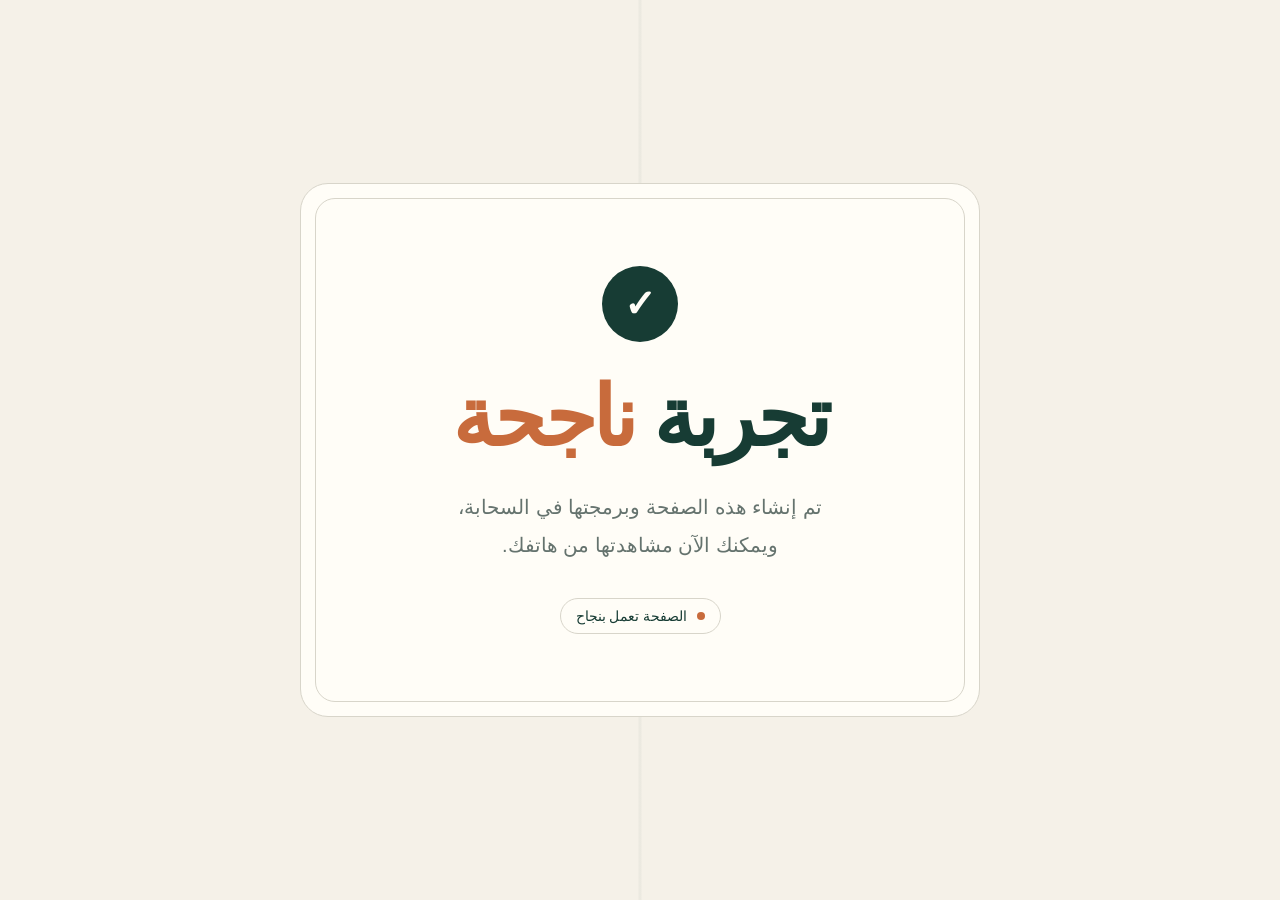
<file: success.html>
<!doctype html>
<html lang="ar" dir="rtl">
<head>
  <meta charset="utf-8">
  <meta name="viewport" content="width=device-width, initial-scale=1">
  <meta name="theme-color" content="#173c34">
  <title>تجربة ناجحة</title>
  <style>
    :root {
      color-scheme: light;
      --ink: #173c34;
      --paper: #f5f1e8;
      --card: #fffdf7;
      --accent: #c86b3c;
      --muted: #65736e;
      --line: #d8d5ca;
    }

    * {
      box-sizing: border-box;
    }

    body {
      min-height: 100vh;
      margin: 0;
      display: grid;
      place-items: center;
      padding: 24px;
      overflow: hidden;
      color: var(--ink);
      background:
        linear-gradient(90deg, transparent 49.8%, rgba(23, 60, 52, 0.05) 50%, transparent 50.2%),
        var(--paper);
      font-family: Tahoma, Arial, sans-serif;
    }

    main {
      position: relative;
      width: min(680px, 100%);
      padding: clamp(42px, 9vw, 82px) clamp(28px, 8vw, 72px);
      text-align: center;
      background: var(--card);
      border: 1px solid var(--line);
      border-radius: 28px;
      animation: arrive 700ms ease-out both;
    }

    main::before {
      content: "";
      position: absolute;
      inset: 14px;
      pointer-events: none;
      border: 1px solid var(--line);
      border-radius: 20px;
    }

    .mark {
      width: 76px;
      height: 76px;
      margin: 0 auto 28px;
      display: grid;
      place-items: center;
      color: var(--card);
      background: var(--ink);
      border-radius: 50%;
      font-size: 38px;
      font-weight: 700;
      animation: pop 500ms 350ms cubic-bezier(.2, .8, .2, 1.3) both;
    }

    h1 {
      margin: 0;
      font-size: clamp(2.5rem, 9vw, 5.2rem);
      line-height: 1.15;
      letter-spacing: -0.04em;
    }

    p {
      max-width: 430px;
      margin: 22px auto 0;
      color: var(--muted);
      font-size: clamp(1rem, 3vw, 1.25rem);
      line-height: 1.9;
    }

    strong {
      color: var(--accent);
    }

    .status {
      display: inline-flex;
      align-items: center;
      gap: 9px;
      margin-top: 34px;
      padding: 9px 15px;
      border: 1px solid var(--line);
      border-radius: 999px;
      color: var(--ink);
      font-size: 0.9rem;
    }

    .dot {
      width: 8px;
      height: 8px;
      background: var(--accent);
      border-radius: 50%;
      animation: pulse 1.8s infinite;
    }

    @keyframes arrive {
      from { opacity: 0; transform: translateY(24px); }
      to { opacity: 1; transform: translateY(0); }
    }

    @keyframes pop {
      from { opacity: 0; transform: scale(0.5) rotate(-12deg); }
      to { opacity: 1; transform: scale(1) rotate(0); }
    }

    @keyframes pulse {
      50% { opacity: 0.35; transform: scale(0.8); }
    }

    @media (prefers-reduced-motion: reduce) {
      *, *::before, *::after {
        animation: none !important;
      }
    }
  </style>
</head>
<body>
  <main>
    <div class="mark" aria-hidden="true">✓</div>
    <h1>تجربة <strong>ناجحة</strong></h1>
    <p>تم إنشاء هذه الصفحة وبرمجتها في السحابة، ويمكنك الآن مشاهدتها من هاتفك.</p>
    <div class="status">
      <span class="dot" aria-hidden="true"></span>
      الصفحة تعمل بنجاح
    </div>
  </main>
</body>
</html>
</file>
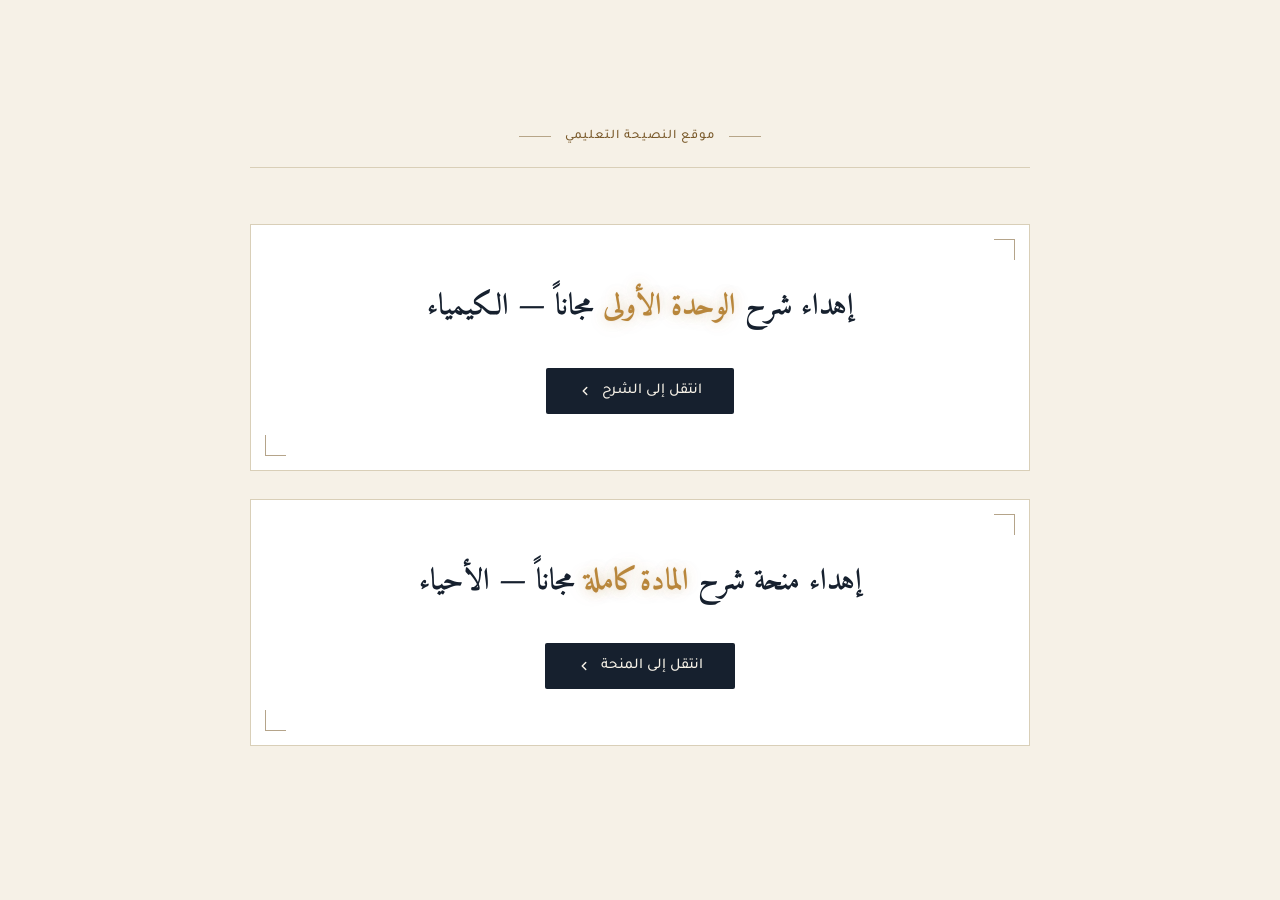
<file: booklet/naseeha-hadaya.html>
<!DOCTYPE html>
<html lang="ar" dir="rtl">
<head>
<meta charset="UTF-8">
<meta name="viewport" content="width=device-width, initial-scale=1.0">
<title>موقع النصيحة التعليمي</title>
<link rel="preconnect" href="https://fonts.googleapis.com">
<link rel="preconnect" href="https://fonts.gstatic.com" crossorigin>
<link href="https://fonts.googleapis.com/css2?family=Amiri:wght@400;700&family=Tajawal:wght@400;500;700&display=swap" rel="stylesheet">
<style>
:root {
  --paper: #F6F1E7;
  --ink: #16202E;
  --accent: #7A5A2B;
  --rule: #D9CFB8;
  --card: #FFFFFF;
}

* { box-sizing: border-box; margin: 0; padding: 0; }

body {
  background: var(--paper);
  color: var(--ink);
  font-family: 'Tajawal', system-ui, sans-serif;
  min-height: 100vh;
  display: flex;
  align-items: center;
  justify-content: center;
  padding: 48px 20px;
  -webkit-font-smoothing: antialiased;
}

.sheet {
  width: 100%;
  max-width: 780px;
}

.mark {
  text-align: center;
  margin-bottom: 56px;
  padding-bottom: 22px;
  border-bottom: 1px solid var(--rule);
}

.mark-line {
  display: inline-flex;
  align-items: center;
  gap: 14px;
  color: var(--accent);
  font-family: 'Tajawal', sans-serif;
  font-size: 13px;
  font-weight: 500;
  letter-spacing: 0.08em;
}

.mark-line::before,
.mark-line::after {
  content: "";
  width: 32px;
  height: 1px;
  background: var(--accent);
  opacity: 0.5;
}

.card {
  background: var(--card);
  border: 1px solid var(--rule);
  padding: 56px 48px;
  margin-bottom: 28px;
  text-align: center;
  position: relative;
}

.card::before,
.card::after {
  content: "";
  position: absolute;
  width: 20px;
  height: 20px;
  border: 1px solid var(--accent);
  opacity: 0.55;
}

.card::before {
  top: 14px;
  right: 14px;
  border-left: none;
  border-bottom: none;
}

.card::after {
  bottom: 14px;
  left: 14px;
  border-right: none;
  border-top: none;
}

.hl {
  font-weight: 700;
  color: #B8863B;
  text-shadow:
    0 0 1px rgba(184, 134, 59, 0.35),
    0 0 12px rgba(184, 134, 59, 0.28),
    0 0 22px rgba(184, 134, 59, 0.18);
}

.title {
  font-family: 'Amiri', serif;
  font-weight: 700;
  font-size: clamp(22px, 3.4vw, 30px);
  line-height: 1.7;
  color: var(--ink);
  margin-bottom: 36px;
  max-width: 600px;
  margin-inline: auto;
}

.btn {
  display: inline-flex;
  align-items: center;
  gap: 10px;
  padding: 14px 32px;
  background: var(--ink);
  color: var(--paper);
  font-family: 'Tajawal', sans-serif;
  font-size: 15px;
  font-weight: 500;
  text-decoration: none;
  border-radius: 2px;
  transition: background 0.2s ease;
}

.btn:hover {
  background: var(--accent);
}

.btn svg {
  width: 14px;
  height: 14px;
}

@media (max-width: 560px) {
  .card { padding: 40px 24px; }
  .mark { margin-bottom: 40px; }
}

@media (prefers-reduced-motion: reduce) {
  * { transition: none !important; }
}
</style>
</head>
<body>

<div class="sheet">

  <div class="mark">
    <span class="mark-line">موقع النصيحة التعليمي</span>
  </div>

  <article class="card">
    <h2 class="title">
      إهداء شرح <span class="hl">الوحدة الأولى</span> مجاناً — الكيمياء
    </h2>
    <a class="btn" href="https://naseehamath.com/show-lesson/655" target="_blank" rel="noopener">
      انتقل إلى الشرح
      <svg viewBox="0 0 24 24" fill="none" stroke="currentColor" stroke-width="2.5" stroke-linecap="round" stroke-linejoin="round">
        <path d="M15 18l-6-6 6-6"/>
      </svg>
    </a>
  </article>

  <article class="card">
    <h2 class="title">
      إهداء منحة شرح <span class="hl">المادة كاملة</span> مجاناً — الأحياء
    </h2>
    <a class="btn" href="https://naseehamath.com/course-show/42" target="_blank" rel="noopener">
      انتقل إلى المنحة
      <svg viewBox="0 0 24 24" fill="none" stroke="currentColor" stroke-width="2.5" stroke-linecap="round" stroke-linejoin="round">
        <path d="M15 18l-6-6 6-6"/>
      </svg>
    </a>
  </article>

</div>

</body>
</html>
</file>
